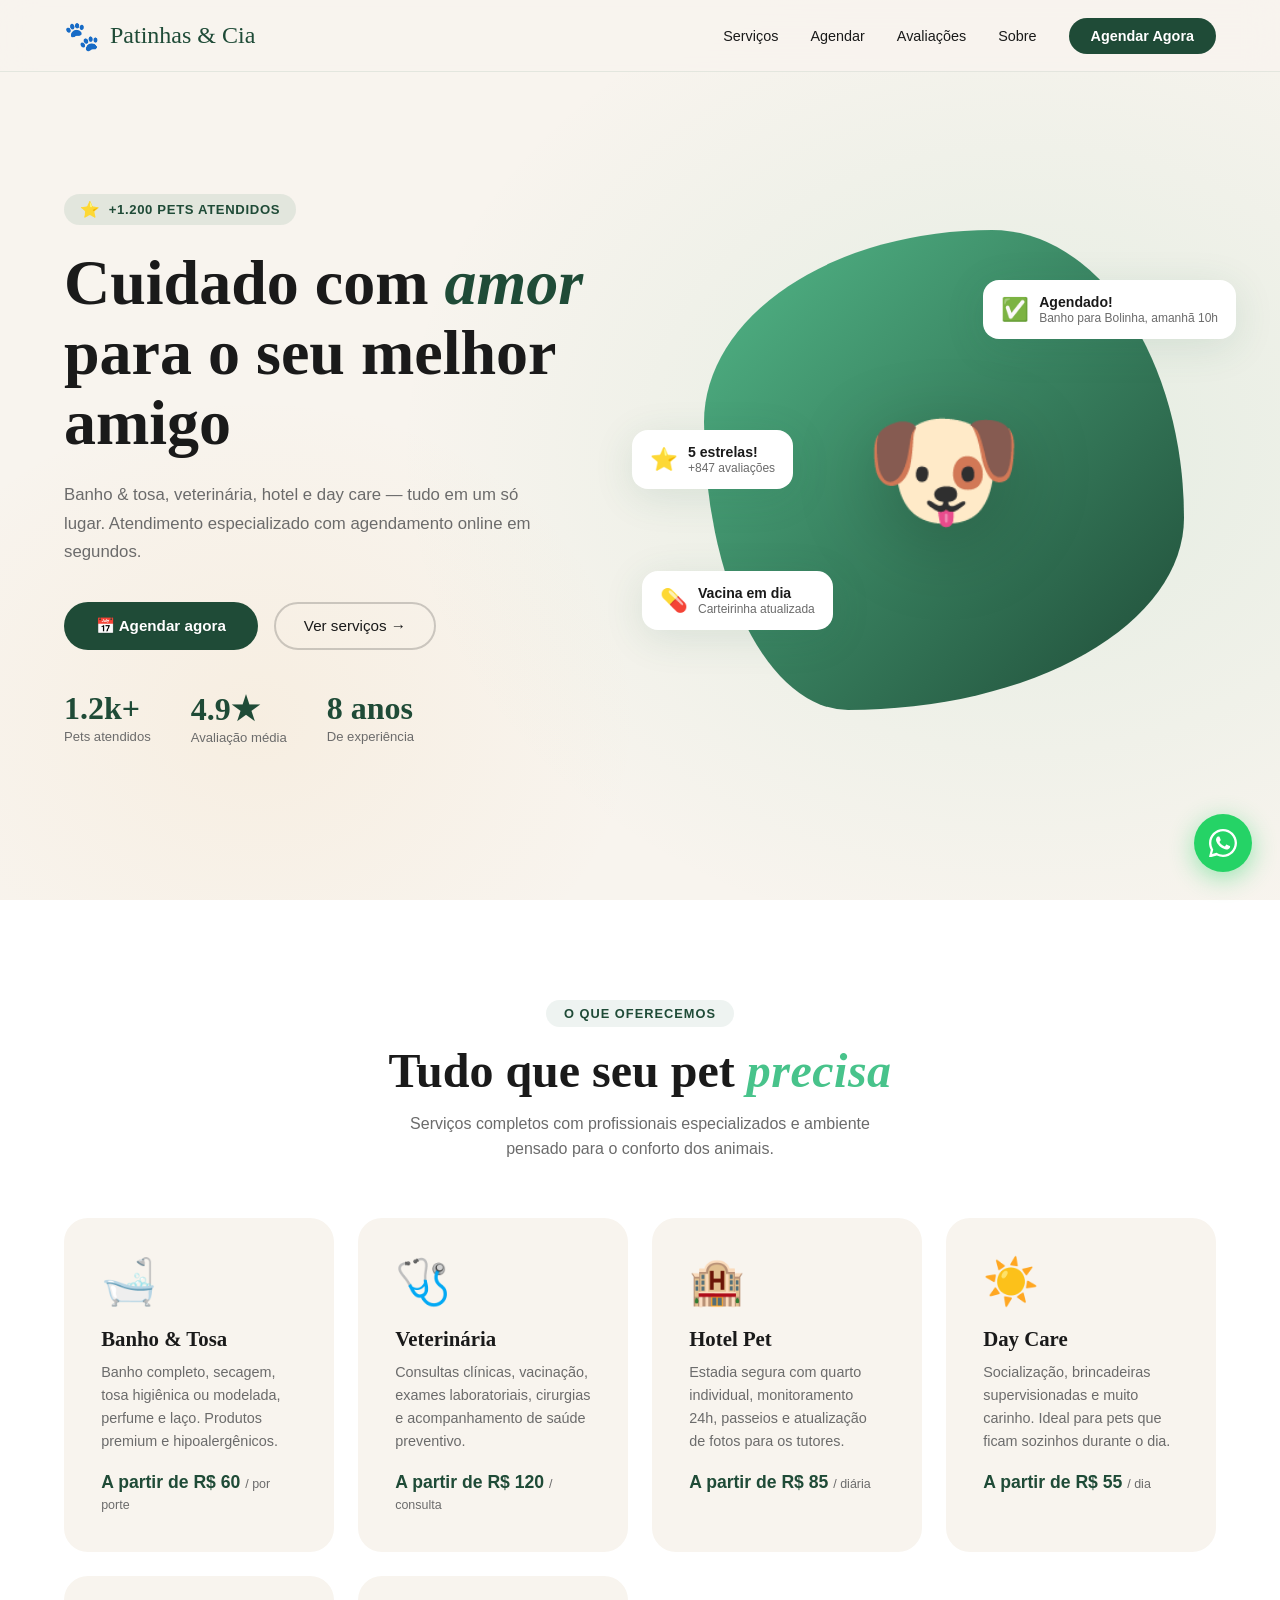
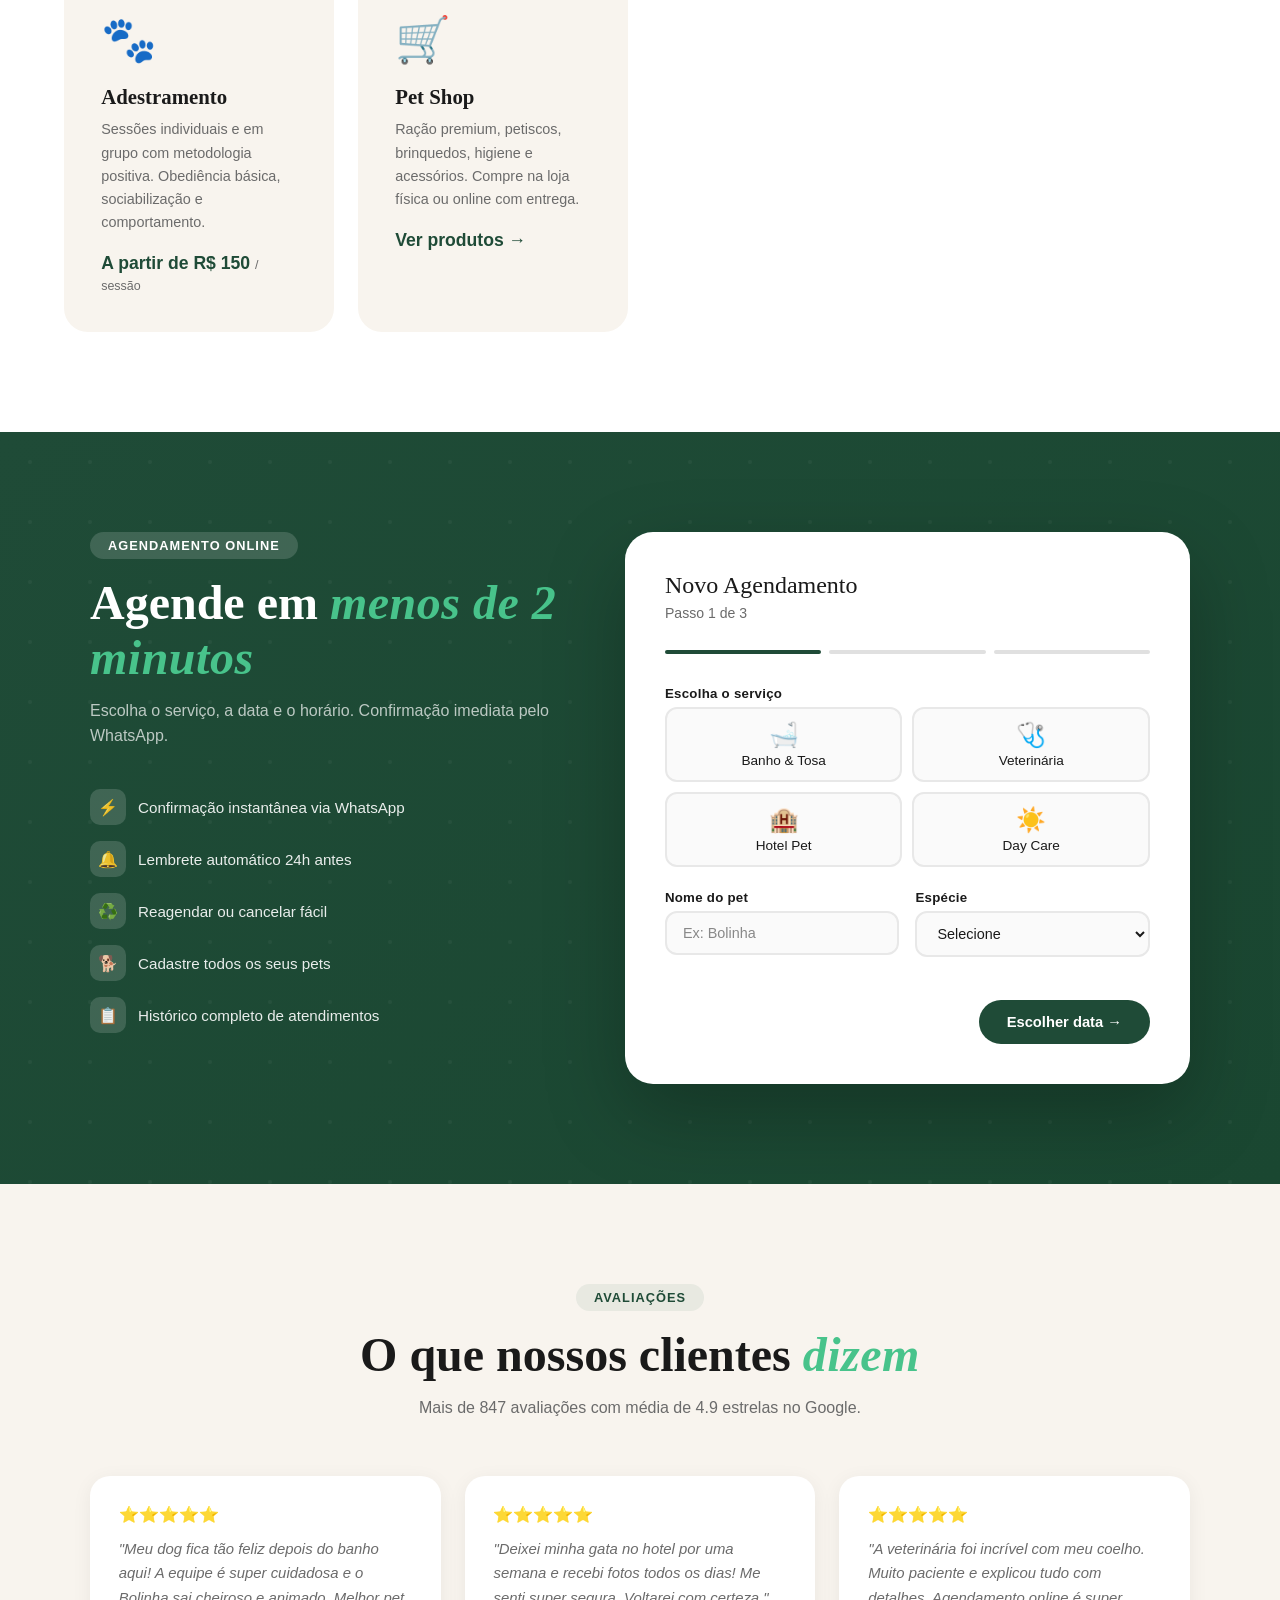
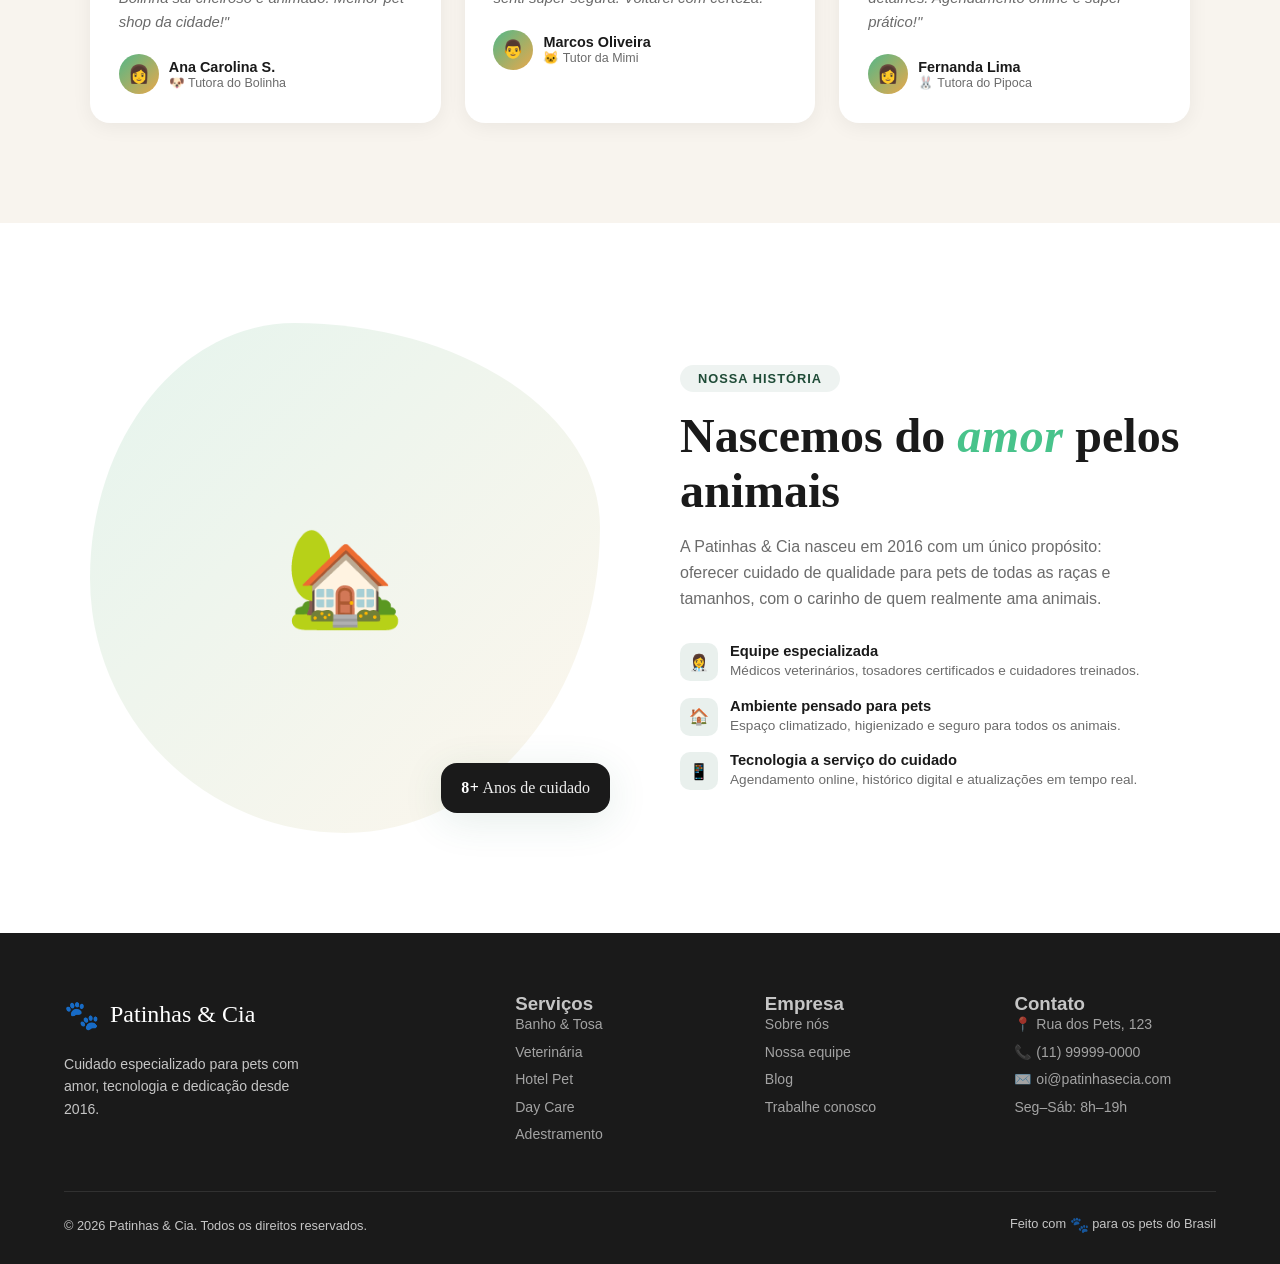
<file: index.html>
<!DOCTYPE html>
<html lang="pt-BR">
<head>
<meta charset="UTF-8">
<meta name="viewport" content="width=device-width, initial-scale=1.0">
<title>Patinhas & Cia — Pet Care Completo em São Paulo</title>
<meta name="description" content="Banho, tosa, veterinária, hotel, day care e pet shop em São Paulo. Agende online para seu pet com atendimento especializado.">
<meta name="robots" content="index, follow">
<meta property="og:title" content="Patinhas & Cia — Pet Care Completo">
<meta property="og:description" content="Banho, tosa, veterinária, hotel, day care e pet shop em São Paulo. Agende online para seu pet.">
<meta property="og:type" content="website">
<meta property="og:url" content="https://patinhasecia.com">
<meta property="og:locale" content="pt_BR">
<meta property="og:site_name" content="Patinhas & Cia">
<meta name="twitter:card" content="summary_large_image">
<link rel="preload" href="https://fonts.googleapis.com/css2?family=Fraunces:ital,wght@0,400;0,600;0,700;1,400&family=DM+Sans:wght@300;400;500;600&display=swap" as="style">
<link rel="stylesheet" href="style.css">  
<link rel="canonical" href="https://patinhasecia.com">
<script type="application/ld+json">
{
  "@context": "https://schema.org",
  "@type": "PetStore",
  "name": "Patinhas & Cia",
  "image": "https://patinhasecia.com/logo.png",
  "address": {
    "@type": "PostalAddress",
    "streetAddress": "Rua dos Pets, 123",
    "addressLocality": "São Paulo",
    "addressRegion": "SP",
    "postalCode": "01234-567",
    "addressCountry": "BR"
  },
  "telephone": "+5511999990000",
  "url": "https://patinhasecia.com"
}
</script>
</head>

<body>
<header>
<nav id="navbar" aria-label="Navegação principal">
  <a href="#" class="logo" aria-label="Página inicial Patinhas & Cia" title="Página inicial Patinhas & Cia">
    <span class="logo-paw" role="img" aria-label="Pata" title="Logo Patinhas & Cia">🐾</span>
    Patinhas & Cia
  </a>
  <ul class="nav-links">
    <li><a href="#servicos" title="Ir para Serviços" aria-current="page">Serviços</a></li>
    <li><a href="#agendamento" title="Ir para Agendar">Agendar</a></li>
    <li><a href="#depoimentos" title="Ir para Avaliações">Avaliações</a></li>
    <li><a href="#sobre" title="Ir para Sobre">Sobre</a></li>
    <li><a href="#agendamento" class="nav-cta" title="Agendar Agora">Agendar Agora</a></li>
  </ul>
  <button class="hamburger" onclick="toggleMenu()" aria-label="Abrir menu de navegação" title="Abrir menu de navegação">
    <span></span><span></span><span></span>
  </button>
</nav>
</header>
<main id="main-content">

<!-- HERO -->
<section class="hero" id="home">
  <div class="hero-content">
    <div class="hero-tag"><span role="img" aria-label="Estrela" title="Estrela">⭐</span> +1.200 pets atendidos</div>
    <h1>Cuidado com <em>amor</em> para o seu melhor amigo</h1>
    <p class="hero-desc">Banho & tosa, veterinária, hotel e day care — tudo em um só lugar. Atendimento especializado com agendamento online em segundos.</p>
    <div class="hero-btns">
      <a href="#agendamento" class="btn-primary">📅 Agendar agora</a>
      <a href="#servicos" class="btn-secondary">Ver serviços →</a>
    </div>
    <div class="hero-stats">
      <div class="stat-item">
        <span class="stat-num">1.2k+</span>
        <span class="stat-label">Pets atendidos</span>
      </div>
      <div class="stat-item">
        <span class="stat-num">4.9★</span>
        <span class="stat-label">Avaliação média</span>
      </div>
      <div class="stat-item">
        <span class="stat-num">8 anos</span>
        <span class="stat-label">De experiência</span>
      </div>
    </div>
  </div>

  <div class="hero-visual">
    <div class="hero-blob">
      <span class="hero-emoji-main" role="img" aria-label="Cachorro" title="Cachorro">🐶</span>
    </div>
    <div class="floating-card" style="top:50px;right:-20px">
      <span class="fc-icon" role="img" aria-label="Agendado" title="Agendado">✅</span>
      <div class="fc-text">
        <strong>Agendado!</strong>
        <span>Banho para Bolinha, amanhã 10h</span>
      </div>
    </div>
    <div class="floating-card" style="bottom:80px;left:-30px">
      <span class="fc-icon" role="img" aria-label="Vacina em dia" title="Vacina em dia">💊</span>
      <div class="fc-text">
        <strong>Vacina em dia</strong>
        <span>Carteirinha atualizada</span>
      </div>
    </div>
    <div class="floating-card" style="top:200px;left:-40px">
      <span class="fc-icon" role="img" aria-label="5 estrelas" title="5 estrelas">⭐</span>
      <div class="fc-text">
        <strong>5 estrelas!</strong>
        <span>+847 avaliações</span>
      </div>
    </div>
  </div>
</section>

<!-- SERVIÇOS -->
<section class="section-services" id="servicos">
  <div class="section-header">
    <span class="section-label">O que oferecemos</span>
    <h2 class="section-title">Tudo que seu pet <em>precisa</em></h2>
    <p class="section-sub">Serviços completos com profissionais especializados e ambiente pensado para o conforto dos animais.</p>
  </div>

  <div class="services-grid">
    <div class="service-card">
      <span class="service-icon" role="img" aria-label="Banho e Tosa" title="Banho e Tosa">🛁</span>
      <div class="service-name">Banho & Tosa</div>
      <p class="service-desc">Banho completo, secagem, tosa higiênica ou modelada, perfume e laço. Produtos premium e hipoalergênicos.</p>
      <div class="service-price">A partir de R$ 60 <span>/ por porte</span></div>
    </div>
    <div class="service-card">
      <span class="service-icon" role="img" aria-label="Veterinária" title="Veterinária">🩺</span>
      <div class="service-name">Veterinária</div>
      <p class="service-desc">Consultas clínicas, vacinação, exames laboratoriais, cirurgias e acompanhamento de saúde preventivo.</p>
      <div class="service-price">A partir de R$ 120 <span>/ consulta</span></div>
    </div>
    <div class="service-card">
      <span class="service-icon" role="img" aria-label="Hotel Pet" title="Hotel Pet">🏨</span>
      <div class="service-name">Hotel Pet</div>
      <p class="service-desc">Estadia segura com quarto individual, monitoramento 24h, passeios e atualização de fotos para os tutores.</p>
      <div class="service-price">A partir de R$ 85 <span>/ diária</span></div>
    </div>
    <div class="service-card">
      <span class="service-icon" role="img" aria-label="Day Care" title="Day Care">☀️</span>
      <div class="service-name">Day Care</div>
      <p class="service-desc">Socialização, brincadeiras supervisionadas e muito carinho. Ideal para pets que ficam sozinhos durante o dia.</p>
      <div class="service-price">A partir de R$ 55 <span>/ dia</span></div>
    </div>
    <div class="service-card">
      <span class="service-icon" role="img" aria-label="Adestramento" title="Adestramento">🐾</span>
      <div class="service-name">Adestramento</div>
      <p class="service-desc">Sessões individuais e em grupo com metodologia positiva. Obediência básica, sociabilização e comportamento.</p>
      <div class="service-price">A partir de R$ 150 <span>/ sessão</span></div>
    </div>
    <div class="service-card">
      <span class="service-icon" role="img" aria-label="Pet Shop" title="Pet Shop">🛒</span>
      <div class="service-name">Pet Shop</div>
      <p class="service-desc">Ração premium, petiscos, brinquedos, higiene e acessórios. Compre na loja física ou online com entrega.</p>
      <div class="service-price">Ver produtos →</div>
    </div>
  </div>
</section>

<!-- AGENDAMENTO -->
<section class="section-booking" id="agendamento">
  <div class="booking-wrapper">
    <div class="booking-info">
      <span class="section-label">Agendamento Online</span>
      <h2 class="section-title">Agende em <em>menos de 2 minutos</em></h2>
      <p class="section-sub">Escolha o serviço, a data e o horário. Confirmação imediata pelo WhatsApp.</p>

      <div class="booking-features">
        <div class="bf-item"><div class="bf-icon" role="img" aria-label="Confirmação instantânea" title="Confirmação instantânea">⚡</div> Confirmação instantânea via WhatsApp</div>
        <div class="bf-item"><div class="bf-icon" role="img" aria-label="Lembrete automático" title="Lembrete automático">🔔</div> Lembrete automático 24h antes</div>
        <div class="bf-item"><div class="bf-icon" role="img" aria-label="Reagendar ou cancelar" title="Reagendar ou cancelar">♻️</div> Reagendar ou cancelar fácil</div>
        <div class="bf-item"><div class="bf-icon" role="img" aria-label="Pets" title="Pets">🐕</div> Cadastre todos os seus pets</div>
        <div class="bf-item"><div class="bf-icon" role="img" aria-label="Histórico completo" title="Histórico completo">📋</div> Histórico completo de atendimentos</div>
      </div>
    </div>

    <div class="booking-form" id="bookingForm">
      <div class="form-title">Novo Agendamento</div>
      <div class="form-subtitle">Passo <span id="stepNum">1</span> de 3</div>

      <div class="form-step-indicator">
        <div class="step-dot active" id="dot1"></div>
        <div class="step-dot" id="dot2"></div>
        <div class="step-dot" id="dot3"></div>
      </div>

      <!-- STEP 1: Serviço -->
      <div class="step-section active" id="step1">
        <div class="form-group">
          <label>Escolha o serviço</label>
          <div class="service-selector">
            <div class="service-opt" onclick="selectService(this,'Banho & Tosa')">
              <span class="opt-icon" role="img" aria-label="Banho e Tosa" title="Banho e Tosa">🛁</span> Banho & Tosa
            </div>
            <div class="service-opt" onclick="selectService(this,'Veterinária')">
              <span class="opt-icon" role="img" aria-label="Veterinária" title="Veterinária">🩺</span> Veterinária
            </div>
            <div class="service-opt" onclick="selectService(this,'Hotel Pet')">
              <span class="opt-icon" role="img" aria-label="Hotel Pet" title="Hotel Pet">🏨</span> Hotel Pet
            </div>
            <div class="service-opt" onclick="selectService(this,'Day Care')">
              <span class="opt-icon" role="img" aria-label="Day Care" title="Day Care">☀️</span> Day Care
            </div>
          </div>
        </div>
        <div class="form-row">
          <div class="form-group">
            <label>Nome do pet</label>
            <input class="form-control" id="petName" name="petName" type="text" placeholder="Ex: Bolinha" required autocomplete="off">
          </div>
          <div class="form-group">
            <label for="petType">Espécie</label>
            <select class="form-control" id="petType" name="petType" required aria-label="Espécie do pet">
              <option value="">Selecione</option>
              <option>🐶 Cachorro</option>
              <option title="Cachorro">🐶 Cachorro</option>
              <option>🐱 Gato</option>
              <option title="Gato">🐱 Gato</option>
              <option>🐰 Coelho</option>
              <option title="Coelho">🐰 Coelho</option>
              <option>🦜 Ave</option>
            <option title="Ave">🦜 Ave</option>
            </select>
          </div>
        </div>
        <div class="form-nav">
          <span></span>
          <button class="btn-form-next" onclick="goStep(2)">Escolher data →</button>
        </div>
      </div>

      <!-- STEP 2: Data e hora -->
      <div class="step-section" id="step2">
        <div class="cal-month-nav">
          <button onclick="changeMonth(-1)">‹</button>
          <span class="cal-month-name" id="calMonthName">Abril 2026</span>
          <button onclick="changeMonth(1)">›</button>
        </div>
        <div class="calendar-grid" id="calendarGrid"></div>

        <div class="form-group">
          <label>Horário disponível</label>
          <div class="time-slots" id="timeSlots">
            <div class="time-slot" onclick="selectTime(this)">08:00</div>
            <div class="time-slot" onclick="selectTime(this)">09:00</div>
            <div class="time-slot unavailable">10:00</div>
            <div class="time-slot" onclick="selectTime(this)">11:00</div>
            <div class="time-slot unavailable">14:00</div>
            <div class="time-slot" onclick="selectTime(this)">15:00</div>
            <div class="time-slot" onclick="selectTime(this)">16:00</div>
            <div class="time-slot" onclick="selectTime(this)">17:00</div>
          </div>
        </div>

        <div class="form-nav">
          <button class="btn-form-back" onclick="goStep(1)">← Voltar</button>
          <button class="btn-form-next" onclick="goStep(3)">Seus dados →</button>
        </div>
      </div>

      <!-- STEP 3: Dados pessoais -->
      <div class="step-section" id="step3">
        <div class="form-row">
          <div class="form-group">
            <label>Seu nome</label>
            <input class="form-control" id="ownerName" name="ownerName" type="text" placeholder="Nome completo" required autocomplete="name">
          </div>
          <div class="form-group">
            <label>WhatsApp</label>
            <input class="form-control" id="ownerPhone" name="ownerPhone" type="tel" placeholder="(11) 99999-9999" required autocomplete="tel">
          </div>
        </div>
        <div class="form-group">
          <label>E-mail (opcional)</label>
          <input class="form-control" id="ownerEmail" name="ownerEmail" type="email" placeholder="seu@email.com" autocomplete="email">
        </div>
        <div class="form-group">
          <label>Observações</label>
          <input class="form-control" id="obs" name="obs" type="text" placeholder="Alergias, comportamento, etc.">
        </div>
        <div class="form-nav">
          <button class="btn-form-back" onclick="goStep(2)">← Voltar</button>
          <button class="btn-form-next" onclick="submitBooking()">✅ Confirmar agendamento</button>
        </div>
      </div>

      <!-- SUCCESS -->
      <div class="booking-success" id="bookingSuccess">
        <div class="success-icon">🎉</div>
        <div class="success-title">Agendado com sucesso!</div>
        <p class="success-desc">Você receberá a confirmação pelo WhatsApp em instantes.<br>Lembrete automático 24h antes. Até breve! 🐾</p>
        <br>
        <button class="btn-form-next" onclick="resetForm()" style="margin: 0 auto; display: flex;">Novo agendamento</button>
      </div>
    </div>
  </div>
</section>

<!-- DEPOIMENTOS -->
<section class="section-reviews" id="depoimentos">
  <div class="section-header">
    <span class="section-label">Avaliações</span>
    <h2 class="section-title">O que nossos clientes <em>dizem</em></h2>
    <p class="section-sub">Mais de 847 avaliações com média de 4.9 estrelas no Google.</p>
  </div>

  <div class="reviews-grid">
    <div class="review-card">
      <div class="review-stars">⭐⭐⭐⭐⭐</div>
      <p class="review-text">"Meu dog fica tão feliz depois do banho aqui! A equipe é super cuidadosa e o Bolinha sai cheiroso e animado. Melhor pet shop da cidade!"</p>
      <div class="review-author">
        <div class="review-avatar" role="img" aria-label="Avatar mulher" title="Avatar mulher">👩</div>
        <div><div class="review-name">Ana Carolina S.</div><div class="review-pet">🐶 Tutora do Bolinha</div></div>
      </div>
    </div>
    <div class="review-card">
      <div class="review-stars">⭐⭐⭐⭐⭐</div>
      <p class="review-text">"Deixei minha gata no hotel por uma semana e recebi fotos todos os dias! Me senti super segura. Voltarei com certeza."</p>
      <div class="review-author">
        <div class="review-avatar" role="img" aria-label="Avatar homem" title="Avatar homem">👨</div>
        <div><div class="review-name">Marcos Oliveira</div><div class="review-pet">🐱 Tutor da Mimi</div></div>
      </div>
    </div>
    <div class="review-card">
      <div class="review-stars">⭐⭐⭐⭐⭐</div>
      <p class="review-text">"A veterinária foi incrível com meu coelho. Muito paciente e explicou tudo com detalhes. Agendamento online é super prático!"</p>
      <div class="review-author">
        <div class="review-avatar">👩</div>
        <div><div class="review-name">Fernanda Lima</div><div class="review-pet">🐰 Tutora do Pipoca</div></div>
      </div>
    </div>
  </div>
</section>

<!-- SOBRE -->
<section class="section-about" id="sobre">
  <div class="about-grid">
    <div class="about-visual">
      <div class="about-blob">🏡</div>

      <div class="about-badge">
        <strong>8+</strong>
        <span>Anos de cuidado</span>
      </div>
    </div>
    <div class="about-content">
      <span class="section-label" style="margin-bottom:1rem;display:inline-block">Nossa história</span>
      <h2 class="section-title">Nascemos do <em>amor</em> pelos animais</h2>
      <p class="section-sub">A Patinhas & Cia nasceu em 2016 com um único propósito: oferecer cuidado de qualidade para pets de todas as raças e tamanhos, com o carinho de quem realmente ama animais.</p>
      <div class="about-points" style="margin-top:1.5rem">
        <div class="about-point">
          <div class="ap-icon">👩‍⚕️</div>
          <div class="ap-text"><strong>Equipe especializada</strong><p>Médicos veterinários, tosadores certificados e cuidadores treinados.</p></div>
        </div>
        <div class="about-point">
          <div class="ap-icon">🏠</div>
          <div class="ap-text"><strong>Ambiente pensado para pets</strong><p>Espaço climatizado, higienizado e seguro para todos os animais.</p></div>
        </div>
        <div class="about-point">
          <div class="ap-icon">📱</div>
          <div class="ap-text"><strong>Tecnologia a serviço do cuidado</strong><p>Agendamento online, histórico digital e atualizações em tempo real.</p></div>
        </div>
      </div>
    </div>
  </div>
</section>

<!-- FOOTER -->
<footer>
  <div class="footer-grid">
    <div class="footer-brand">
      <a href="#" class="logo" aria-label="Página inicial Patinhas & Cia" title="Página inicial Patinhas & Cia"><span role="img" aria-label="Pata" title="Logo Patinhas & Cia">🐾</span> Patinhas & Cia</a>
      <p>Cuidado especializado para pets com amor, tecnologia e dedicação desde 2016.</p>
    </div>
    <div class="footer-col">
      <h3>Serviços</h3>
      <ul>
        <li><a href="#">Banho & Tosa</a></li>
        <li><a href="#">Veterinária</a></li>
        <li><a href="#">Hotel Pet</a></li>
        <li><a href="#">Day Care</a></li>
        <li><a href="#">Adestramento</a></li>
      </ul>
    </div>
    <div class="footer-col">
      <h3>Empresa</h3>
      <ul>
        <li><a href="#">Sobre nós</a></li>
        <li><a href="#">Nossa equipe</a></li>
        <li><a href="#">Blog</a></li>
        <li><a href="#">Trabalhe conosco</a></li>
      </ul>
    </div>
    <div class="footer-col">
      <h3>Contato</h3>
      <ul>
        <li><a href="#">📍 Rua dos Pets, 123</a></li>
        <li><a href="#">📞 (11) 99999-0000</a></li>
        <li><a href="#">✉️ oi@patinhasecia.com</a></li>
        <li><a href="#">Seg–Sáb: 8h–19h</a></li>
      </ul>
    </div>
  </div>
  <div class="footer-bottom">
    <span>© 2026 Patinhas & Cia. Todos os direitos reservados.</span>
    <span>Feito com <span role="img" aria-label="Pata" title="Pata">🐾</span> para os pets do Brasil</span>
  </div>
</footer>

<!-- WhatsApp Float -->
<a href="https://wa.me/5511999990000" class="whatsapp-float" target="_blank" title="Fale pelo WhatsApp">
  <svg viewBox="0 0 24 24" xmlns="http://www.w3.org/2000/svg" aria-label="WhatsApp" title="WhatsApp">
    <path d="M17.472 14.382c-.297-.149-1.758-.867-2.03-.967-.273-.099-.471-.148-.67.15-.197.297-.767.966-.94 1.164-.173.199-.347.223-.644.075-.297-.15-1.255-.463-2.39-1.475-.883-.788-1.48-1.761-1.653-2.059-.173-.297-.018-.458.13-.606.134-.133.298-.347.446-.52.149-.174.198-.298.298-.497.099-.198.05-.371-.025-.52-.075-.149-.669-1.612-.916-2.207-.242-.579-.487-.5-.669-.51-.173-.008-.371-.01-.57-.01-.198 0-.52.074-.792.372-.272.297-1.04 1.016-1.04 2.479 0 1.462 1.065 2.875 1.213 3.074.149.198 2.096 3.2 5.077 4.487.709.306 1.262.489 1.694.625.712.227 1.36.195 1.871.118.571-.085 1.758-.719 2.006-1.413.248-.694.248-1.289.173-1.413-.074-.124-.272-.198-.57-.347z"/>
    <path d="M12 0C5.373 0 0 5.373 0 12c0 2.125.558 4.122 1.532 5.853L.057 23.714a.5.5 0 0 0 .614.637l6.057-1.595A11.945 11.945 0 0 0 12 24c6.627 0 12-5.373 12-12S18.627 0 12 0zm0 22c-1.885 0-3.647-.518-5.149-1.418l-.37-.219-3.836 1.009 1.026-3.735-.24-.384A9.96 9.96 0 0 1 2 12C2 6.477 6.477 2 12 2s10 4.477 10 10-4.477 10-10 10z"/>
  </svg>
</a>

<script src="script.js"></script>

</body>
</html>
</file>
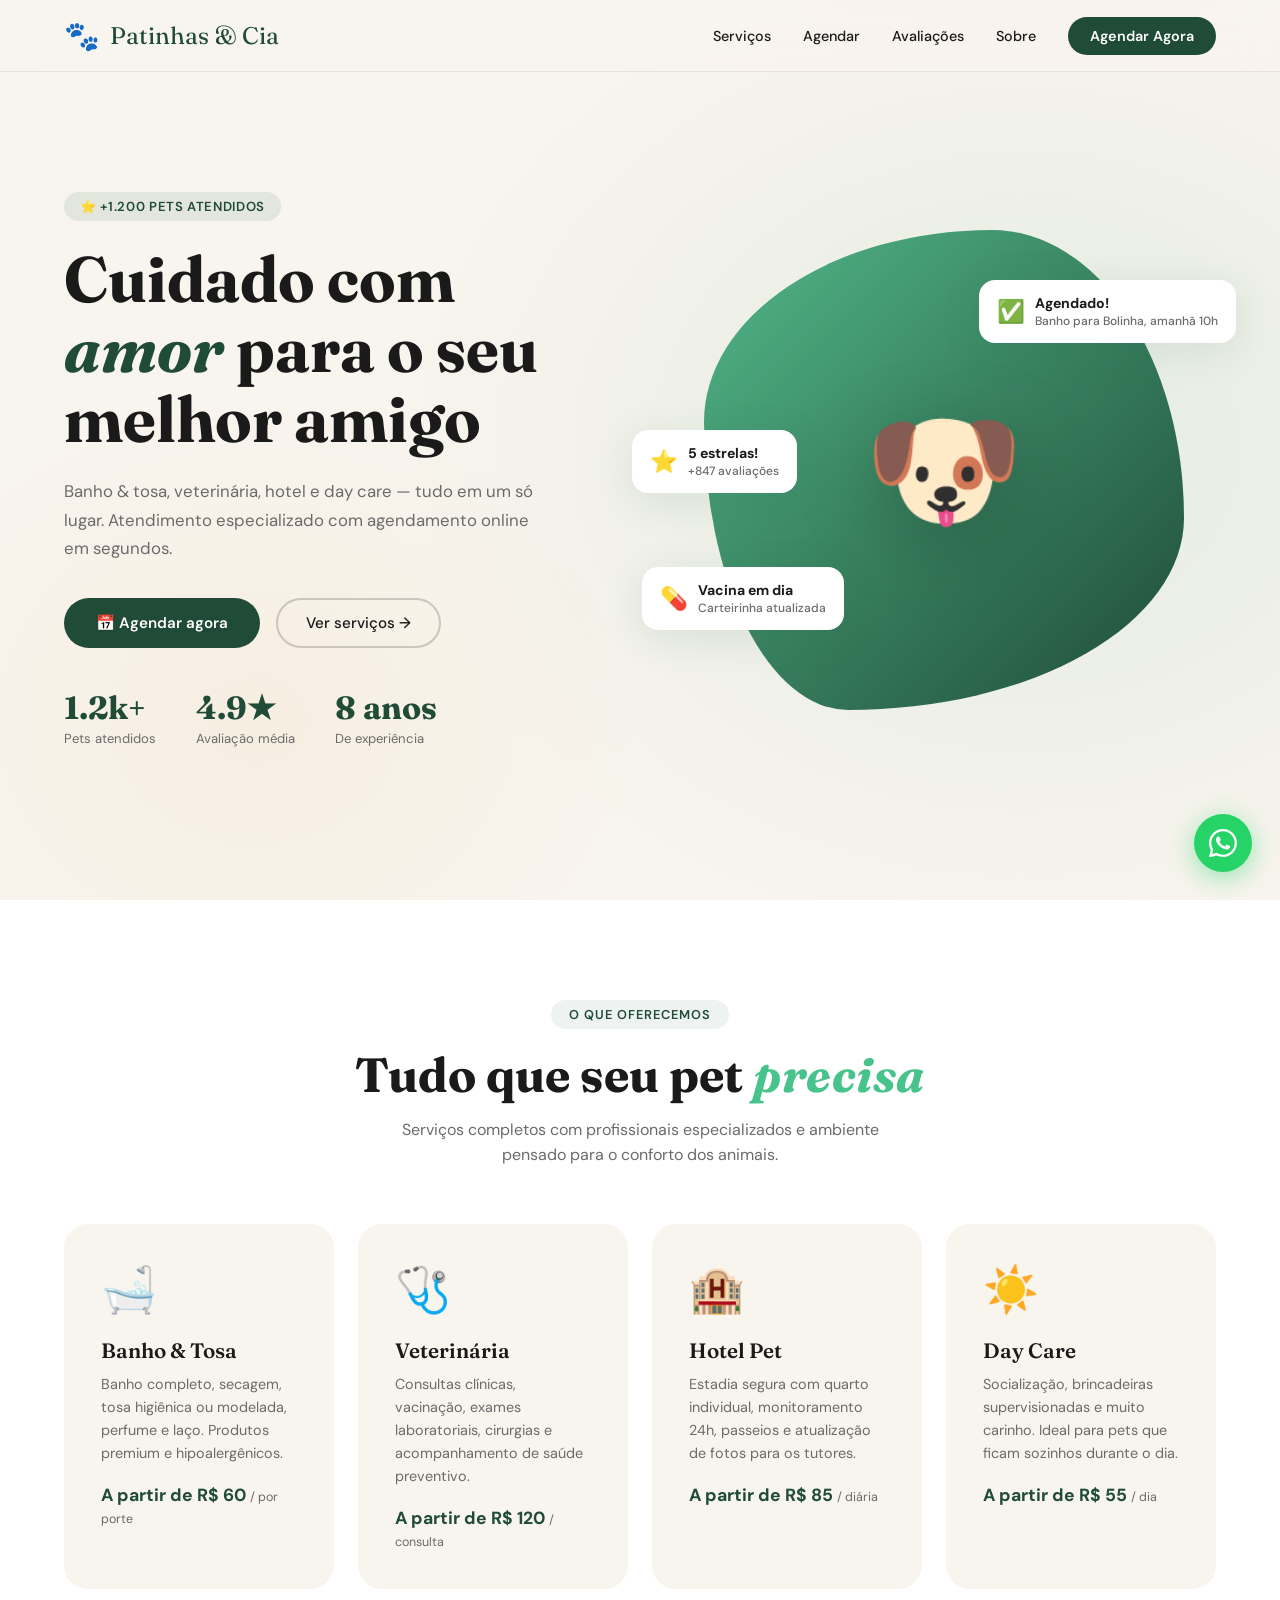
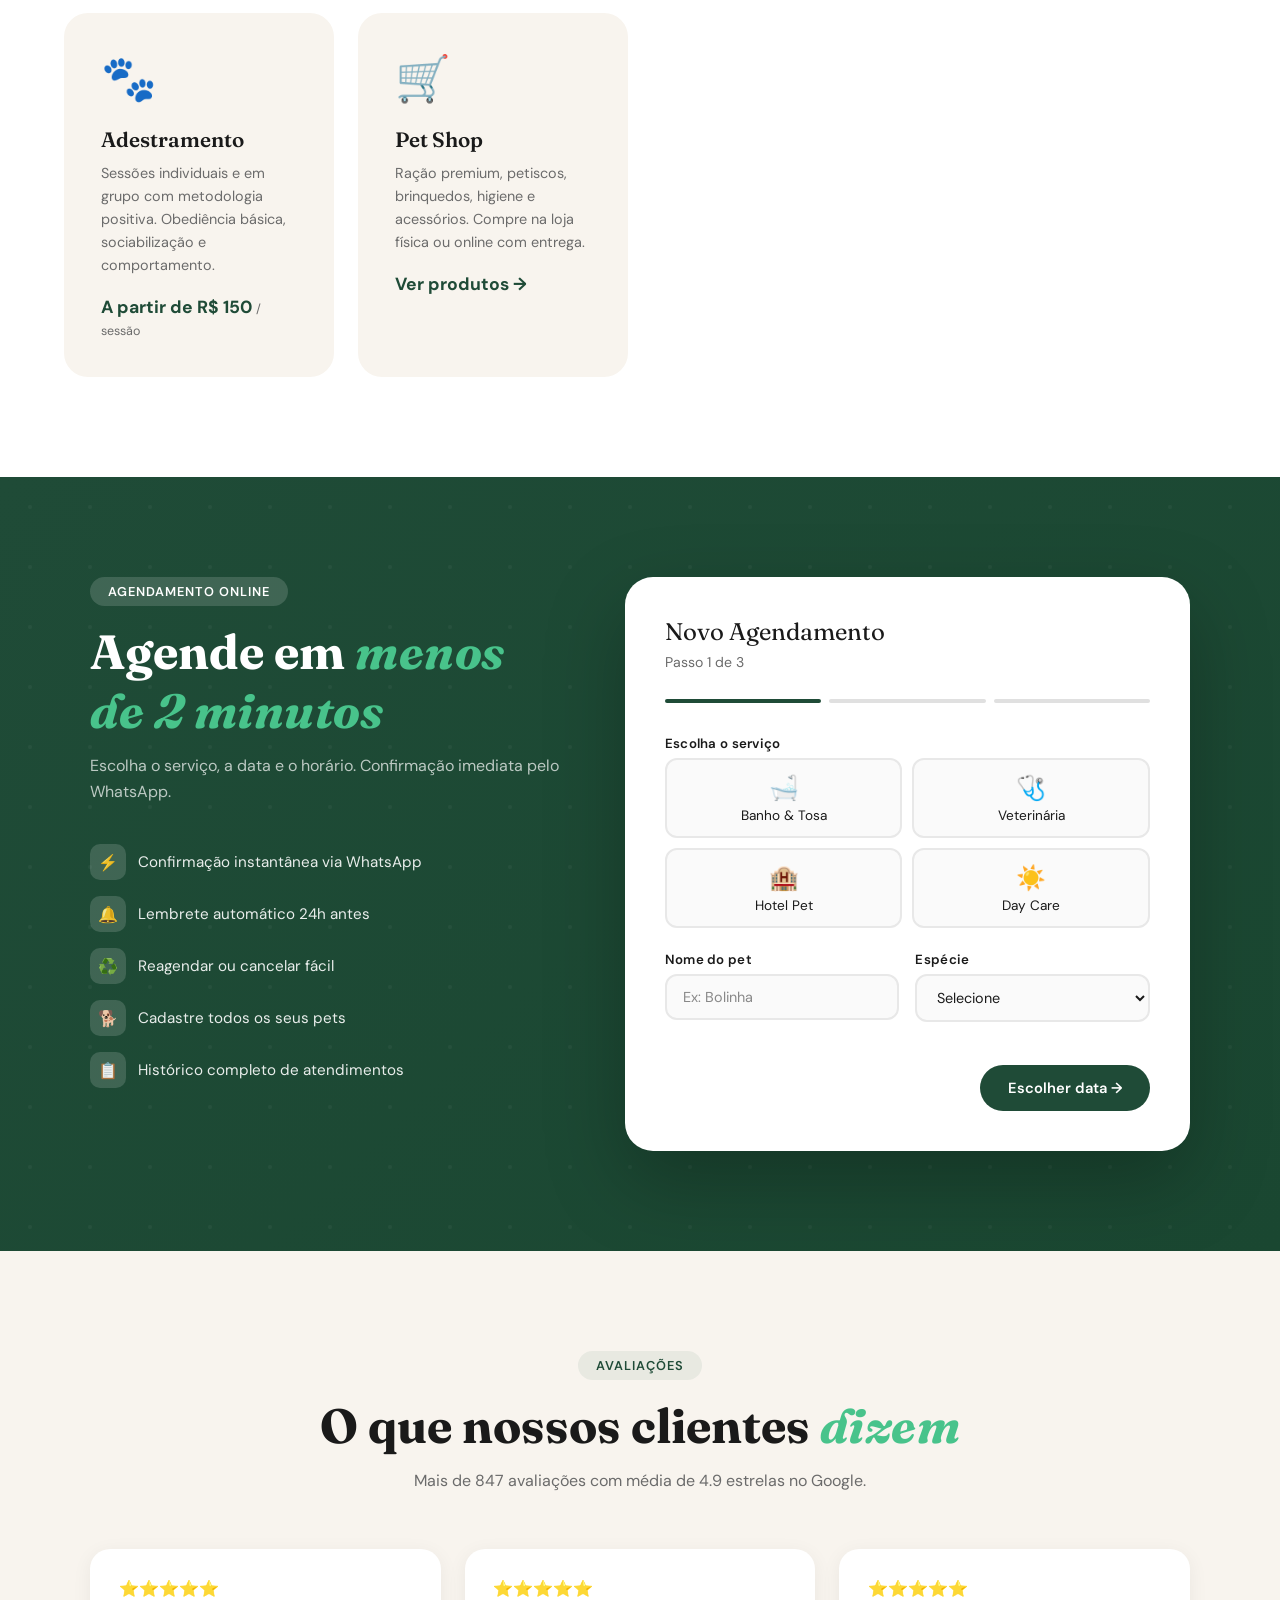
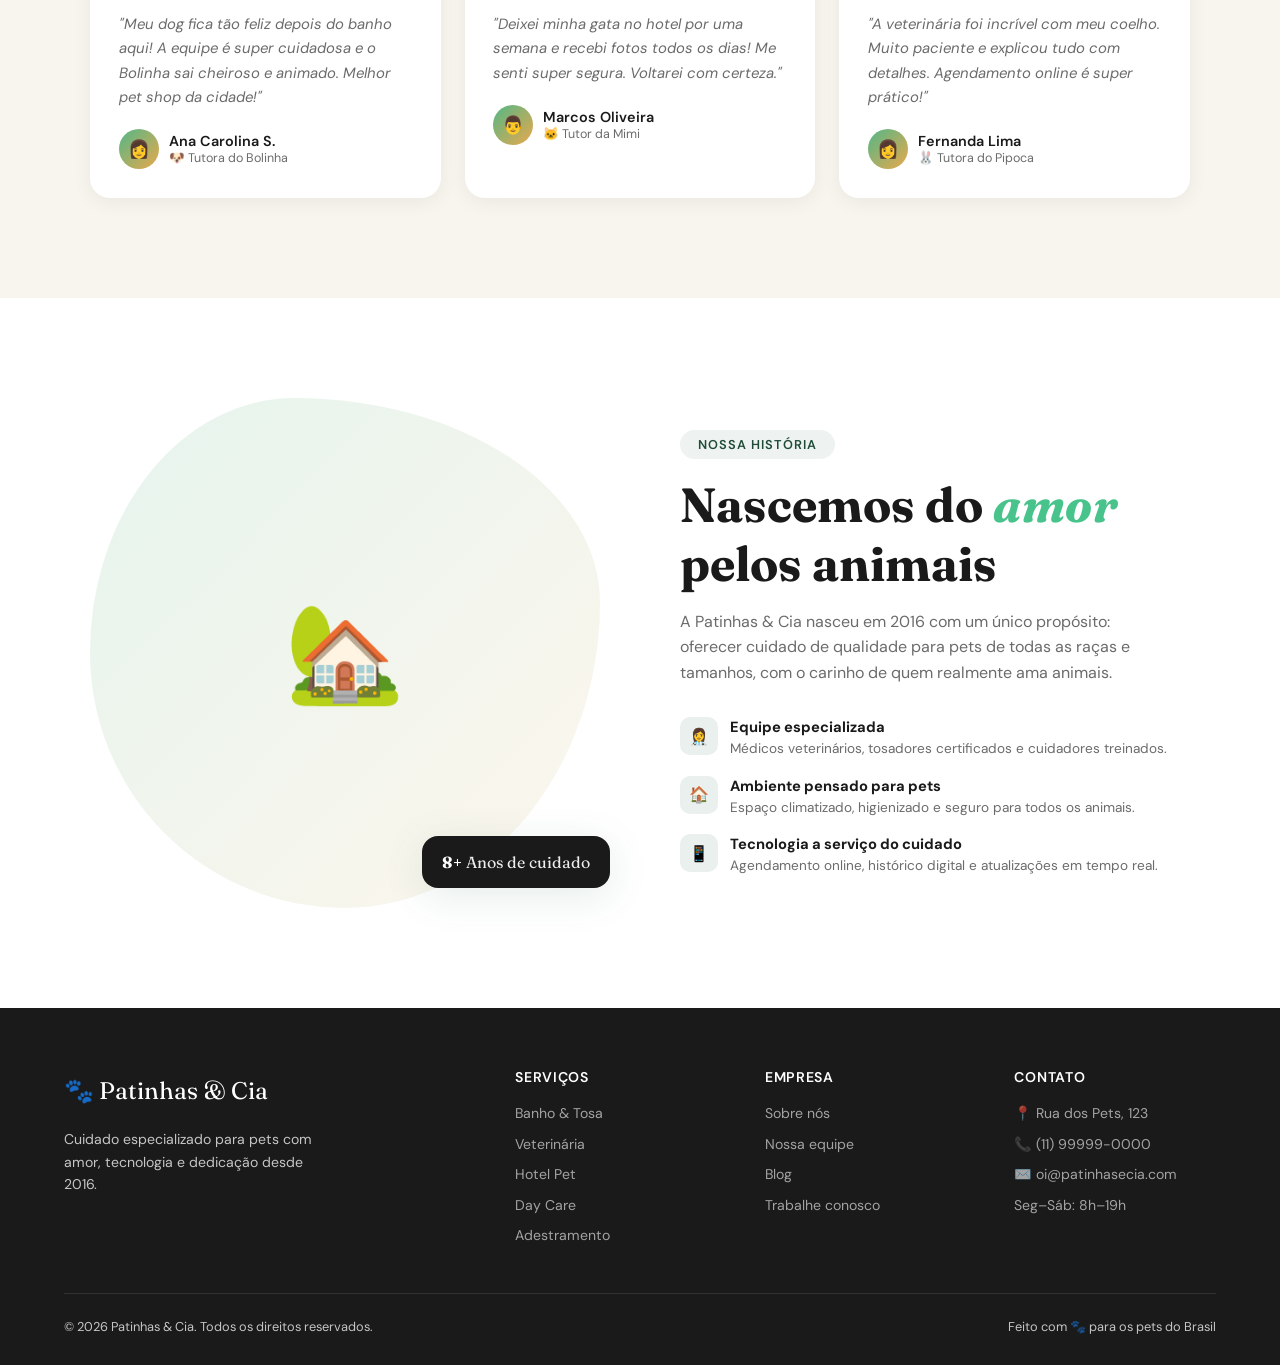
<file: patinhas_site.html>
<!DOCTYPE html>
<html lang="pt-BR">
<head>
<meta charset="UTF-8">
<meta name="viewport" content="width=device-width, initial-scale=1.0">
<title>Patinhas & Cia — Pet Care Completo</title>
<link href="https://fonts.googleapis.com/css2?family=Fraunces:ital,wght@0,400;0,600;0,700;1,400&family=DM+Sans:wght@300;400;500;600&display=swap" rel="stylesheet">
<link rel="stylesheet" href="style.css">  
</head>
<body>

<!-- NAV -->
<nav id="navbar">
  <a href="#" class="logo">
    <span class="logo-paw">🐾</span>
    Patinhas & Cia
  </a>
  <ul class="nav-links">
    <li><a href="#servicos">Serviços</a></li>
    <li><a href="#agendamento">Agendar</a></li>
    <li><a href="#depoimentos">Avaliações</a></li>
    <li><a href="#sobre">Sobre</a></li>
    <li><a href="#agendamento" class="nav-cta">Agendar Agora</a></li>
  </ul>
  <div class="hamburger" onclick="toggleMenu()">
    <span></span><span></span><span></span>
  </div>
</nav>

<!-- HERO -->
<section class="hero" id="home">
  <div class="hero-content">
    <div class="hero-tag">⭐ +1.200 pets atendidos</div>
    <h1>Cuidado com <em>amor</em> para o seu melhor amigo</h1>
    <p class="hero-desc">Banho & tosa, veterinária, hotel e day care — tudo em um só lugar. Atendimento especializado com agendamento online em segundos.</p>
    <div class="hero-btns">
      <a href="#agendamento" class="btn-primary">📅 Agendar agora</a>
      <a href="#servicos" class="btn-secondary">Ver serviços →</a>
    </div>
    <div class="hero-stats">
      <div class="stat-item">
        <span class="stat-num">1.2k+</span>
        <span class="stat-label">Pets atendidos</span>
      </div>
      <div class="stat-item">
        <span class="stat-num">4.9★</span>
        <span class="stat-label">Avaliação média</span>
      </div>
      <div class="stat-item">
        <span class="stat-num">8 anos</span>
        <span class="stat-label">De experiência</span>
      </div>
    </div>
  </div>

  <div class="hero-visual">
    <div class="hero-blob">
      <span class="hero-emoji-main">🐶</span>
    </div>
    <div class="floating-card" style="top:50px;right:-20px">
      <span class="fc-icon">✅</span>
      <div class="fc-text">
        <strong>Agendado!</strong>
        <span>Banho para Bolinha, amanhã 10h</span>
      </div>
    </div>
    <div class="floating-card" style="bottom:80px;left:-30px">
      <span class="fc-icon">💊</span>
      <div class="fc-text">
        <strong>Vacina em dia</strong>
        <span>Carteirinha atualizada</span>
      </div>
    </div>
    <div class="floating-card" style="top:200px;left:-40px">
      <span class="fc-icon">⭐</span>
      <div class="fc-text">
        <strong>5 estrelas!</strong>
        <span>+847 avaliações</span>
      </div>
    </div>
  </div>
</section>

<!-- SERVIÇOS -->
<section class="section-services" id="servicos">
  <div class="section-header">
    <span class="section-label">O que oferecemos</span>
    <h2 class="section-title">Tudo que seu pet <em>precisa</em></h2>
    <p class="section-sub">Serviços completos com profissionais especializados e ambiente pensado para o conforto dos animais.</p>
  </div>

  <div class="services-grid">
    <div class="service-card">
      <span class="service-icon">🛁</span>
      <div class="service-name">Banho & Tosa</div>
      <p class="service-desc">Banho completo, secagem, tosa higiênica ou modelada, perfume e laço. Produtos premium e hipoalergênicos.</p>
      <div class="service-price">A partir de R$ 60 <span>/ por porte</span></div>
    </div>
    <div class="service-card">
      <span class="service-icon">🩺</span>
      <div class="service-name">Veterinária</div>
      <p class="service-desc">Consultas clínicas, vacinação, exames laboratoriais, cirurgias e acompanhamento de saúde preventivo.</p>
      <div class="service-price">A partir de R$ 120 <span>/ consulta</span></div>
    </div>
    <div class="service-card">
      <span class="service-icon">🏨</span>
      <div class="service-name">Hotel Pet</div>
      <p class="service-desc">Estadia segura com quarto individual, monitoramento 24h, passeios e atualização de fotos para os tutores.</p>
      <div class="service-price">A partir de R$ 85 <span>/ diária</span></div>
    </div>
    <div class="service-card">
      <span class="service-icon">☀️</span>
      <div class="service-name">Day Care</div>
      <p class="service-desc">Socialização, brincadeiras supervisionadas e muito carinho. Ideal para pets que ficam sozinhos durante o dia.</p>
      <div class="service-price">A partir de R$ 55 <span>/ dia</span></div>
    </div>
    <div class="service-card">
      <span class="service-icon">🐾</span>
      <div class="service-name">Adestramento</div>
      <p class="service-desc">Sessões individuais e em grupo com metodologia positiva. Obediência básica, sociabilização e comportamento.</p>
      <div class="service-price">A partir de R$ 150 <span>/ sessão</span></div>
    </div>
    <div class="service-card">
      <span class="service-icon">🛒</span>
      <div class="service-name">Pet Shop</div>
      <p class="service-desc">Ração premium, petiscos, brinquedos, higiene e acessórios. Compre na loja física ou online com entrega.</p>
      <div class="service-price">Ver produtos →</div>
    </div>
  </div>
</section>

<!-- AGENDAMENTO -->
<section class="section-booking" id="agendamento">
  <div class="booking-wrapper">
    <div class="booking-info">
      <span class="section-label">Agendamento Online</span>
      <h2 class="section-title">Agende em <em>menos de 2 minutos</em></h2>
      <p class="section-sub">Escolha o serviço, a data e o horário. Confirmação imediata pelo WhatsApp.</p>

      <div class="booking-features">
        <div class="bf-item"><div class="bf-icon">⚡</div> Confirmação instantânea via WhatsApp</div>
        <div class="bf-item"><div class="bf-icon">🔔</div> Lembrete automático 24h antes</div>
        <div class="bf-item"><div class="bf-icon">♻️</div> Reagendar ou cancelar fácil</div>
        <div class="bf-item"><div class="bf-icon">🐕</div> Cadastre todos os seus pets</div>
        <div class="bf-item"><div class="bf-icon">📋</div> Histórico completo de atendimentos</div>
      </div>
    </div>

    <div class="booking-form" id="bookingForm">
      <div class="form-title">Novo Agendamento</div>
      <div class="form-subtitle">Passo <span id="stepNum">1</span> de 3</div>

      <div class="form-step-indicator">
        <div class="step-dot active" id="dot1"></div>
        <div class="step-dot" id="dot2"></div>
        <div class="step-dot" id="dot3"></div>
      </div>

      <!-- STEP 1: Serviço -->
      <div class="step-section active" id="step1">
        <div class="form-group">
          <label>Escolha o serviço</label>
          <div class="service-selector">
            <div class="service-opt" onclick="selectService(this,'Banho & Tosa')">
              <span class="opt-icon">🛁</span> Banho & Tosa
            </div>
            <div class="service-opt" onclick="selectService(this,'Veterinária')">
              <span class="opt-icon">🩺</span> Veterinária
            </div>
            <div class="service-opt" onclick="selectService(this,'Hotel Pet')">
              <span class="opt-icon">🏨</span> Hotel Pet
            </div>
            <div class="service-opt" onclick="selectService(this,'Day Care')">
              <span class="opt-icon">☀️</span> Day Care
            </div>
          </div>
        </div>
        <div class="form-row">
          <div class="form-group">
            <label>Nome do pet</label>
            <input class="form-control" id="petName" type="text" placeholder="Ex: Bolinha">
          </div>
          <div class="form-group">
            <label>Espécie</label>
            <select class="form-control" id="petType">
              <option value="">Selecione</option>
              <option>🐶 Cachorro</option>
              <option>🐱 Gato</option>
              <option>🐰 Coelho</option>
              <option>🦜 Ave</option>
            </select>
          </div>
        </div>
        <div class="form-nav">
          <span></span>
          <button class="btn-form-next" onclick="goStep(2)">Escolher data →</button>
        </div>
      </div>

      <!-- STEP 2: Data e hora -->
      <div class="step-section" id="step2">
        <div class="cal-month-nav">
          <button onclick="changeMonth(-1)">‹</button>
          <span class="cal-month-name" id="calMonthName">Abril 2026</span>
          <button onclick="changeMonth(1)">›</button>
        </div>
        <div class="calendar-grid" id="calendarGrid"></div>

        <div class="form-group">
          <label>Horário disponível</label>
          <div class="time-slots" id="timeSlots">
            <div class="time-slot" onclick="selectTime(this)">08:00</div>
            <div class="time-slot" onclick="selectTime(this)">09:00</div>
            <div class="time-slot unavailable">10:00</div>
            <div class="time-slot" onclick="selectTime(this)">11:00</div>
            <div class="time-slot unavailable">14:00</div>
            <div class="time-slot" onclick="selectTime(this)">15:00</div>
            <div class="time-slot" onclick="selectTime(this)">16:00</div>
            <div class="time-slot" onclick="selectTime(this)">17:00</div>
          </div>
        </div>

        <div class="form-nav">
          <button class="btn-form-back" onclick="goStep(1)">← Voltar</button>
          <button class="btn-form-next" onclick="goStep(3)">Seus dados →</button>
        </div>
      </div>

      <!-- STEP 3: Dados pessoais -->
      <div class="step-section" id="step3">
        <div class="form-row">
          <div class="form-group">
            <label>Seu nome</label>
            <input class="form-control" id="ownerName" type="text" placeholder="Nome completo">
          </div>
          <div class="form-group">
            <label>WhatsApp</label>
            <input class="form-control" id="ownerPhone" type="tel" placeholder="(11) 99999-9999">
          </div>
        </div>
        <div class="form-group">
          <label>E-mail (opcional)</label>
          <input class="form-control" id="ownerEmail" type="email" placeholder="seu@email.com">
        </div>
        <div class="form-group">
          <label>Observações</label>
          <input class="form-control" id="obs" type="text" placeholder="Alergias, comportamento, etc.">
        </div>
        <div class="form-nav">
          <button class="btn-form-back" onclick="goStep(2)">← Voltar</button>
          <button class="btn-form-next" onclick="submitBooking()">✅ Confirmar agendamento</button>
        </div>
      </div>

      <!-- SUCCESS -->
      <div class="booking-success" id="bookingSuccess">
        <div class="success-icon">🎉</div>
        <div class="success-title">Agendado com sucesso!</div>
        <p class="success-desc">Você receberá a confirmação pelo WhatsApp em instantes.<br>Lembrete automático 24h antes. Até breve! 🐾</p>
        <br>
        <button class="btn-form-next" onclick="resetForm()" style="margin: 0 auto; display: flex;">Novo agendamento</button>
      </div>
    </div>
  </div>
</section>

<!-- DEPOIMENTOS -->
<section class="section-reviews" id="depoimentos">
  <div class="section-header">
    <span class="section-label">Avaliações</span>
    <h2 class="section-title">O que nossos clientes <em>dizem</em></h2>
    <p class="section-sub">Mais de 847 avaliações com média de 4.9 estrelas no Google.</p>
  </div>

  <div class="reviews-grid">
    <div class="review-card">
      <div class="review-stars">⭐⭐⭐⭐⭐</div>
      <p class="review-text">"Meu dog fica tão feliz depois do banho aqui! A equipe é super cuidadosa e o Bolinha sai cheiroso e animado. Melhor pet shop da cidade!"</p>
      <div class="review-author">
        <div class="review-avatar">👩</div>
        <div><div class="review-name">Ana Carolina S.</div><div class="review-pet">🐶 Tutora do Bolinha</div></div>
      </div>
    </div>
    <div class="review-card">
      <div class="review-stars">⭐⭐⭐⭐⭐</div>
      <p class="review-text">"Deixei minha gata no hotel por uma semana e recebi fotos todos os dias! Me senti super segura. Voltarei com certeza."</p>
      <div class="review-author">
        <div class="review-avatar">👨</div>
        <div><div class="review-name">Marcos Oliveira</div><div class="review-pet">🐱 Tutor da Mimi</div></div>
      </div>
    </div>
    <div class="review-card">
      <div class="review-stars">⭐⭐⭐⭐⭐</div>
      <p class="review-text">"A veterinária foi incrível com meu coelho. Muito paciente e explicou tudo com detalhes. Agendamento online é super prático!"</p>
      <div class="review-author">
        <div class="review-avatar">👩</div>
        <div><div class="review-name">Fernanda Lima</div><div class="review-pet">🐰 Tutora do Pipoca</div></div>
      </div>
    </div>
  </div>
</section>

<!-- SOBRE -->
<section class="section-about" id="sobre">
  <div class="about-grid">
    <div class="about-visual">
      <div class="about-blob">🏡</div>
      <div class="about-badge">
        <strong>8+</strong>
        <span>Anos de cuidado</span>
      </div>
    </div>
    <div class="about-content">
      <span class="section-label" style="margin-bottom:1rem;display:inline-block">Nossa história</span>
      <h2 class="section-title">Nascemos do <em>amor</em> pelos animais</h2>
      <p class="section-sub">A Patinhas & Cia nasceu em 2016 com um único propósito: oferecer cuidado de qualidade para pets de todas as raças e tamanhos, com o carinho de quem realmente ama animais.</p>
      <div class="about-points" style="margin-top:1.5rem">
        <div class="about-point">
          <div class="ap-icon">👩‍⚕️</div>
          <div class="ap-text"><strong>Equipe especializada</strong><p>Médicos veterinários, tosadores certificados e cuidadores treinados.</p></div>
        </div>
        <div class="about-point">
          <div class="ap-icon">🏠</div>
          <div class="ap-text"><strong>Ambiente pensado para pets</strong><p>Espaço climatizado, higienizado e seguro para todos os animais.</p></div>
        </div>
        <div class="about-point">
          <div class="ap-icon">📱</div>
          <div class="ap-text"><strong>Tecnologia a serviço do cuidado</strong><p>Agendamento online, histórico digital e atualizações em tempo real.</p></div>
        </div>
      </div>
    </div>
  </div>
</section>

<!-- FOOTER -->
<footer>
  <div class="footer-grid">
    <div class="footer-brand">
      <a href="#" class="logo">🐾 Patinhas & Cia</a>
      <p>Cuidado especializado para pets com amor, tecnologia e dedicação desde 2016.</p>
    </div>
    <div class="footer-col">
      <h4>Serviços</h4>
      <ul>
        <li><a href="#">Banho & Tosa</a></li>
        <li><a href="#">Veterinária</a></li>
        <li><a href="#">Hotel Pet</a></li>
        <li><a href="#">Day Care</a></li>
        <li><a href="#">Adestramento</a></li>
      </ul>
    </div>
    <div class="footer-col">
      <h4>Empresa</h4>
      <ul>
        <li><a href="#">Sobre nós</a></li>
        <li><a href="#">Nossa equipe</a></li>
        <li><a href="#">Blog</a></li>
        <li><a href="#">Trabalhe conosco</a></li>
      </ul>
    </div>
    <div class="footer-col">
      <h4>Contato</h4>
      <ul>
        <li><a href="#">📍 Rua dos Pets, 123</a></li>
        <li><a href="#">📞 (11) 99999-0000</a></li>
        <li><a href="#">✉️ oi@patinhasecia.com</a></li>
        <li><a href="#">Seg–Sáb: 8h–19h</a></li>
      </ul>
    </div>
  </div>
  <div class="footer-bottom">
    <span>© 2026 Patinhas & Cia. Todos os direitos reservados.</span>
    <span>Feito com 🐾 para os pets do Brasil</span>
  </div>
</footer>

<!-- WhatsApp Float -->
<a href="https://wa.me/5511999990000" class="whatsapp-float" target="_blank" title="Fale pelo WhatsApp">
  <svg viewBox="0 0 24 24" xmlns="http://www.w3.org/2000/svg">
    <path d="M17.472 14.382c-.297-.149-1.758-.867-2.03-.967-.273-.099-.471-.148-.67.15-.197.297-.767.966-.94 1.164-.173.199-.347.223-.644.075-.297-.15-1.255-.463-2.39-1.475-.883-.788-1.48-1.761-1.653-2.059-.173-.297-.018-.458.13-.606.134-.133.298-.347.446-.52.149-.174.198-.298.298-.497.099-.198.05-.371-.025-.52-.075-.149-.669-1.612-.916-2.207-.242-.579-.487-.5-.669-.51-.173-.008-.371-.01-.57-.01-.198 0-.52.074-.792.372-.272.297-1.04 1.016-1.04 2.479 0 1.462 1.065 2.875 1.213 3.074.149.198 2.096 3.2 5.077 4.487.709.306 1.262.489 1.694.625.712.227 1.36.195 1.871.118.571-.085 1.758-.719 2.006-1.413.248-.694.248-1.289.173-1.413-.074-.124-.272-.198-.57-.347z"/>
    <path d="M12 0C5.373 0 0 5.373 0 12c0 2.125.558 4.122 1.532 5.853L.057 23.714a.5.5 0 0 0 .614.637l6.057-1.595A11.945 11.945 0 0 0 12 24c6.627 0 12-5.373 12-12S18.627 0 12 0zm0 22c-1.885 0-3.647-.518-5.149-1.418l-.37-.219-3.836 1.009 1.026-3.735-.24-.384A9.96 9.96 0 0 1 2 12C2 6.477 6.477 2 12 2s10 4.477 10 10-4.477 10-10 10z"/>
  </svg>
</a>

<script src="script.js"></script>

</body>
</html>
</file>
<file: style.css>
:root {
    --verde: #1f4b37;
    --verde-claro: #52B788;
    --creme: #F8F4EE;
    --terracota: #C45C3A;
    --mel: #E9A84B;
    --escuro: #1A1A1A;
    --cinza: #6B6B6B;
    --branco: #FFFFFF;
    --card-bg: #FFFFFF;
    --sombra: 0 8px 40px rgba(45,106,79,0.12);
  }

  * { margin: 0; padding: 0; box-sizing: border-box; }

  /* Acessibilidade: tamanho de fonte mínimo */
  html { font-size: 100%; }
  body, input, select, textarea, button {
    font-size: 1rem;
  }

  /* Acessibilidade: espaçamento mínimo para clique */
  a, button, .service-opt, .time-slot, .nav-cta, .btn-primary, .btn-secondary {
    min-height: 44px;
    min-width: 44px;
    box-sizing: border-box;
  }

  /* Acessibilidade: cursor para elementos clicáveis */
  [tabindex], .service-opt, .time-slot, .btn-primary, .btn-secondary, .nav-cta, .btn-form-next, .btn-form-back {
    cursor: pointer;
  }

  /* Acessibilidade: modo alto contraste */
  @media (forced-colors: active) {
    body, .section-services, .section-about, .section-reviews, .booking-form, .service-card, .review-card {
      background: Canvas !important;
      color: CanvasText !important;
      border-color: GrayText !important;
    }
    .btn-primary, .btn-secondary, .nav-cta, .btn-form-next, .btn-form-back {
      background: ButtonFace !important;
      color: ButtonText !important;
      border: 2px solid ButtonText !important;
    }
    .form-control {
      background: Field !important;
      color: FieldText !important;
      border: 2px solid GrayText !important;
    }
    .service-opt.selected, .time-slot.selected, .cal-day.selected {
      background: Highlight !important;
      color: HighlightText !important;
    }
    a, a:visited {
      color: LinkText !important;
    }
    a:focus-visible, button:focus-visible, input:focus-visible, select:focus-visible, textarea:focus-visible {
      outline: 2px solid Highlight !important;
    }
  }

  /* Acessibilidade: remover outline:none de modo geral */
  a, button, input, select, textarea {
    outline: revert-layer;
  }

  /* Acessibilidade: foco visível */
  a, button, input, select, textarea {
    outline: none;
    transition: box-shadow 0.2s, border-color 0.2s;
  }
  a:focus-visible, button:focus-visible, input:focus-visible, select:focus-visible, textarea:focus-visible {
    outline: 2px solid var(--terracota);
    outline-offset: 2px;
    box-shadow: 0 0 0 3px rgba(196,92,58,0.18);
    z-index: 2;
  }

  /* Contraste para botões e links */
  .btn-primary:focus-visible, .btn-secondary:focus-visible, .btn-form-next:focus-visible, .btn-form-back:focus-visible, .nav-cta:focus-visible {
    outline: 2px solid var(--mel);
    outline-offset: 2px;
    box-shadow: 0 0 0 3px rgba(233,168,75,0.18);
  }

  /* Aumentar contraste de texto em botões principais */
  .btn-primary, .nav-cta {
    color: #fff !important;
    text-shadow: 0 1px 2px rgba(0,0,0,0.08);
  }

  /* Melhorar contraste de .section-label em fundos claros */
  .section-label {
    background: rgba(45,106,79,0.13);
    color: var(--verde);
  }

  /* Ícones acessíveis: garantir tamanho e contraste */
  [role="img"] {
    font-size: 1.2em;
    vertical-align: middle;
    color: inherit;
  }

  /* Navegação por teclado para .service-opt */
  .service-opt {
    cursor: pointer;
  }
  .service-opt:focus-visible {
    outline: 2px solid var(--terracota);
    outline-offset: 2px;
    box-shadow: 0 0 0 3px rgba(196,92,58,0.18);
    z-index: 2;
  }

  /* Melhorar contraste de .form-control em foco */
  .form-control:focus {
    border-color: var(--terracota);
    background: #fff;
  }

  /* Placeholder mais visível */
  ::placeholder {
    color: #888;
    opacity: 1;
  }

  /* Links no footer: foco visível */
  .footer-col ul li a:focus-visible {
    outline: 2px solid var(--mel);
    outline-offset: 2px;
    box-shadow: 0 0 0 3px rgba(233,168,75,0.18);
  }

  /* WhatsApp float: foco visível */
  .whatsapp-float:focus-visible {
    outline: 2px solid #25D366;
    outline-offset: 2px;
    box-shadow: 0 0 0 3px rgba(37,211,102,0.18);
  }
  
  html { scroll-behavior: smooth; }

  body {
    font-family: 'DM Sans', sans-serif;
    background: var(--creme);
    color: var(--escuro);
    overflow-x: hidden;
  }

  /* ===== NAVBAR ===== */
  nav {
    position: fixed; top: 0; width: 100%; z-index: 1000;
    background: rgba(248,244,238,0.92);
    backdrop-filter: blur(16px);
    border-bottom: 1px solid rgba(45,106,79,0.1);
    padding: 0 5%;
    display: flex; align-items: center; justify-content: space-between;
    height: 72px;
    transition: all 0.3s;
  }

  .logo {
    display: flex; align-items: center; gap: 10px;
    font-family: 'Fraunces', serif;
    font-size: 1.5rem;
    color: var(--verde);
    text-decoration: none;
  }
  .logo-paw { font-size: 1.8rem; }

  .nav-links { display: flex; gap: 2rem; list-style: none; }
  .nav-links a {
    text-decoration: none; color: var(--escuro);
    font-size: 0.9rem; font-weight: 500;
    transition: color 0.2s;
  }
  .nav-links a:hover { color: var(--verde); }

  .nav-cta {
    background: var(--verde);
    color: white !important;
    padding: 10px 22px;
    border-radius: 50px;
    font-weight: 600 !important;
    transition: background 0.2s, transform 0.2s !important;
  }
  .nav-cta:hover { background: var(--terracota) !important; transform: scale(1.04); }

  .hamburger { display:none; flex-direction: column; gap: 6px;cursor: pointer; background: none; border: none; justify-content: center; }
  .hamburger span { width: 24px; height: 2px; background: var(--escuro); border-radius: 2px; transition: all 0.3s; }

  /* ===== HERO ===== */
  .hero {
    min-height: 100vh;
    display: grid;
    grid-template-columns: 1fr 1fr;
    align-items: center;
    padding: 100px 5% 60px;
    gap: 4rem;
    position: relative;
    overflow: hidden;
  }

  .hero::before {
    content: '';
    position: absolute; inset: 0;
    background: radial-gradient(ellipse 70% 80% at 80% 50%, rgba(82,183,136,0.12) 0%, transparent 70%),
                radial-gradient(ellipse 50% 60% at 20% 80%, rgba(233,168,75,0.08) 0%, transparent 60%);
    pointer-events: none;
  }

  .hero-tag {
    display: inline-flex; align-items: center; gap: 8px;
    background: rgba(45,106,79,0.1);
    color: var(--verde);
    padding: 6px 16px; border-radius: 50px;
    font-size: 0.82rem; font-weight: 600;
    letter-spacing: 0.05em; text-transform: uppercase;
    margin-bottom: 1.4rem;
    animation: fadeUp 0.6s ease both;
  }

  .hero h1 {
    font-family: 'Fraunces', serif;
    font-size: clamp(2.8rem, 5vw, 4.2rem);
    line-height: 1.1;
    color: var(--escuro);
    margin-bottom: 1.4rem;
    animation: fadeUp 0.7s ease 0.1s both;
  }

  .hero h1 em {
    font-style: italic;
    color: var(--verde);
  }

  .hero-desc {
    font-size: 1.05rem; color: var(--cinza);
    line-height: 1.7; max-width: 480px;
    margin-bottom: 2.2rem;
    animation: fadeUp 0.7s ease 0.2s both;
  }

  .hero-btns {
    display: flex; gap: 1rem; flex-wrap: wrap;
    animation: fadeUp 0.7s ease 0.3s both;
  }

  .btn-primary {
    background: var(--verde);
    color: white; border: none;
    padding: 15px 32px; border-radius: 50px;
    font-family: 'DM Sans', sans-serif;
    font-size: 0.95rem; font-weight: 600;
    cursor: pointer; transition: all 0.25s;
    text-decoration: none; display: inline-flex; align-items: center; gap: 8px;
  }
  .btn-primary:hover { background: var(--terracota); transform: translateY(-2px); box-shadow: 0 12px 30px rgba(196,92,58,0.35); }

  .btn-secondary {
    background: transparent;
    color: var(--escuro); border: 2px solid rgba(26,26,26,0.2);
    padding: 13px 28px; border-radius: 50px;
    font-family: 'DM Sans', sans-serif;
    font-size: 0.95rem; font-weight: 500;
    cursor: pointer; transition: all 0.25s;
    text-decoration: none; display: inline-flex; align-items: center; gap: 8px;
  }
  .btn-secondary:hover { border-color: var(--verde); color: var(--verde); }

  .hero-stats {
    display: flex; gap: 2.5rem; margin-top: 2.5rem;
    animation: fadeUp 0.7s ease 0.4s both;
  }
  .stat-item { }
  .stat-num {
    font-family: 'Fraunces', serif;
    font-size: 2rem; font-weight: 700; color: var(--verde);
    display: block;
  }
  .stat-label { font-size: 0.82rem; color: var(--cinza); }

  .hero-visual {
    position: relative;
    display: flex; align-items: center; justify-content: center;
    animation: fadeUp 0.8s ease 0.2s both;
  }

  .hero-blob {
    width: 480px; height: 480px;
    background: linear-gradient(135deg, var(--verde-claro) 0%, var(--verde) 100%);
    border-radius: 60% 40% 70% 30% / 40% 60% 40% 60%;
    animation: morphBlob 8s ease-in-out infinite;
    display: flex; align-items: center; justify-content: center;
    overflow: hidden;
    position: relative;
  }

  @keyframes morphBlob {
    0%,100% { border-radius: 60% 40% 70% 30% / 40% 60% 40% 60%; }
    33% { border-radius: 40% 60% 30% 70% / 60% 40% 60% 40%; }
    66% { border-radius: 70% 30% 50% 50% / 30% 70% 30% 70%; }
  }

  .hero-emoji-main {
    font-size: 8rem;
    filter: drop-shadow(0 20px 40px rgba(0,0,0,0.2));
    animation: float 4s ease-in-out infinite;
  }

  .floating-card {
    position: absolute;
    background: white;
    border-radius: 16px;
    padding: 14px 18px;
    box-shadow: var(--sombra);
    display: flex; align-items: center; gap: 10px;
    font-size: 0.85rem; font-weight: 500;
    animation: float 3s ease-in-out infinite;
  }
  .floating-card:nth-child(2) { top: 60px; right: -20px; animation-delay: -1s; }
  .floating-card:nth-child(3) { bottom: 80px; left: -30px; animation-delay: -2s; }
  .floating-card:nth-child(4) { top: 200px; left: -40px; animation-delay: -0.5s; }
  .fc-icon { font-size: 1.4rem; }
  .fc-text strong { display: block; font-size: 0.88rem; }
  .fc-text span { font-size: 0.75rem; color: var(--cinza); }

  @keyframes float {
    0%,100% { transform: translateY(0); }
    50% { transform: translateY(-12px); }
  }

  /* ===== SERVIÇOS ===== */
  .section-services {
    padding: 100px 5%;
    background: white;
  }

  .section-label {
    text-align: center;
    display: inline-block;
    background: rgba(45,106,79,0.08);
    color: var(--verde);
    padding: 6px 18px; border-radius: 50px;
    font-size: 0.8rem; font-weight: 600; letter-spacing: 0.08em;
    text-transform: uppercase;
    margin-bottom: 1rem;
  }

  .section-header { text-align: center; margin-bottom: 3.5rem; }

  .section-title {
    font-family: 'Fraunces', serif;
    font-size: clamp(2rem, 4vw, 3rem);
    color: var(--escuro);
    margin-bottom: 0.8rem;
  }
  .section-title em { font-style: italic; color: #48c38b; font-weight: bold; letter-spacing: 0.5px; }

  .section-sub { color: var(--cinza); font-size: 1rem; max-width: 480px; margin: 0 auto; line-height: 1.6; }

  .services-grid {
    display: grid;
    grid-template-columns: repeat(auto-fit, minmax(260px, 1fr));
    gap: 1.5rem;
    max-width: 1200px; margin: 0 auto;
  }

  .service-card {
    background: var(--creme);
    border-radius: 24px;
    padding: 2.2rem;
    transition: all 0.3s;
    cursor: pointer;
    border: 2px solid transparent;
    position: relative; overflow: hidden;
  }
  .service-card::before {
    content: '';
    position: absolute; bottom: 0; left: 0; right: 0; height: 4px;
    background: linear-gradient(90deg, var(--verde), var(--verde-claro));
    transform: scaleX(0); transform-origin: left;
    transition: transform 0.3s;
  }
  .service-card:hover { border-color: var(--verde-claro); background: white; transform: translateY(-4px); box-shadow: var(--sombra); }
  .service-card:hover::before { transform: scaleX(1); }

  .service-icon {
    font-size: 2.8rem; margin-bottom: 1.2rem; display: block;
  }
  .service-name {
    font-family: 'Fraunces', serif;
    font-size: 1.3rem; font-weight: 600;
    color: var(--escuro); margin-bottom: 0.6rem;
  }
  .service-desc { color: var(--cinza); font-size: 0.9rem; line-height: 1.6; margin-bottom: 1.2rem; }
  .service-price {
    font-weight: 700; color: var(--verde);
    font-size: 1.1rem;
  }
  .service-price span { font-size: 0.78rem; color: var(--cinza); font-weight: 400; }

  /* ===== AGENDAMENTO ===== */
  .section-booking {
    padding: 100px 5%;
    background: linear-gradient(135deg, var(--verde) 0%, #1A4731 100%);
    position: relative; overflow: hidden;
  }

  .section-booking::before {
    content: '';
    position: absolute; inset: 0;
    background: url("data:image/svg+xml,%3Csvg width='60' height='60' viewBox='0 0 60 60' xmlns='http://www.w3.org/2000/svg'%3E%3Cg fill='none' fill-rule='evenodd'%3E%3Cg fill='%23ffffff' fill-opacity='0.04'%3E%3Ccircle cx='30' cy='30' r='2'/%3E%3C/g%3E%3C/g%3E%3C/svg%3E");
  }

  .booking-wrapper {
    max-width: 1100px; margin: 0 auto;
    display: grid; grid-template-columns: 1fr 1.2fr; gap: 4rem;
    align-items: start; position: relative; z-index: 1;
  }

  .booking-info .section-label {
    background: rgba(255,255,255,0.15); color: white;
  }
  .booking-info .section-title { color: white; }
  .booking-info .section-sub { color: rgba(255,255,255,0.7); text-align: left; max-width: 100%; margin: 0; }

  .booking-features {
    margin-top: 2.5rem;
    display: flex; flex-direction: column; gap: 1rem;
  }
  .bf-item {
    display: flex; align-items: center; gap: 12px;
    color: rgba(255,255,255,0.9); font-size: 0.95rem;
  }
  .bf-icon {
    width: 36px; height: 36px;
    background: rgba(255,255,255,0.15);
    border-radius: 10px;
    display: flex; align-items: center; justify-content: center;
    font-size: 1rem; flex-shrink: 0;
  }

  .booking-form {
    background: white;
    border-radius: 28px;
    padding: 2.5rem;
    box-shadow: 0 30px 80px rgba(0,0,0,0.25);
  }

  .form-title {
    font-family: 'Fraunces', serif;
    font-size: 1.5rem; color: var(--escuro);
    margin-bottom: 0.4rem;
  }
  .form-subtitle { color: var(--cinza); font-size: 0.88rem; margin-bottom: 1.8rem; }

  .form-step-indicator {
    display: flex; gap: 8px; margin-bottom: 2rem;
  }
  .step-dot {
    height: 4px; border-radius: 4px;
    background: #E0E0E0; flex: 1;
    transition: background 0.3s;
  }
  .step-dot.active { background: var(--verde); }
  .step-dot.done { background: var(--verde-claro); }

  .form-group { margin-bottom: 1.2rem; }
  .form-group label {
    display: block; font-size: 0.83rem; font-weight: 600;
    color: var(--escuro); margin-bottom: 6px;
    letter-spacing: 0.02em;
  }

  .form-row { display: grid; grid-template-columns: 1fr 1fr; gap: 1rem; }

  .form-control {
    width: 100%;
    padding: 12px 16px;
    border: 2px solid #E8E8E8;
    border-radius: 12px;
    font-family: 'DM Sans', sans-serif;
    font-size: 0.9rem; color: var(--escuro);
    background: #FAFAFA;
    transition: border-color 0.2s, background 0.2s;
    outline: none;
  }
  .form-control:focus { border-color: var(--verde); background: white; }

  .service-selector {
    display: grid; grid-template-columns: 1fr 1fr; gap: 10px;
    margin-bottom: 1.4rem;
  }
  .service-opt {
    padding: 12px;
    border: 2px solid #E8E8E8;
    border-radius: 12px;
    text-align: center; cursor: pointer;
    transition: all 0.2s; font-size: 0.85rem;
    background: #FAFAFA;
  }
  .service-opt .opt-icon { font-size: 1.5rem; display: block; margin-bottom: 4px; }
  .service-opt:hover { border-color: var(--verde-claro); background: rgba(82,183,136,0.05); }
  .service-opt.selected { border-color: var(--verde); background: rgba(45,106,79,0.06); color: var(--verde); font-weight: 600; }

  .calendar-grid {
    display: grid; grid-template-columns: repeat(7, 1fr); gap: 6px;
    margin-bottom: 1.2rem;
  }
  .cal-header {
    text-align: center; font-size: 0.72rem; font-weight: 600;
    color: var(--cinza); padding: 4px 0;
    text-transform: uppercase; letter-spacing: 0.05em;
  }
  .cal-day {
    text-align: center;
    padding: 8px 4px;
    border-radius: 10px;
    font-size: 0.85rem; cursor: pointer;
    transition: all 0.2s;
  }
  .cal-day:hover:not(.disabled):not(.empty) { background: rgba(45,106,79,0.1); color: var(--verde); }
  .cal-day.selected { background: var(--verde); color: white; font-weight: 600; }
  .cal-day.today { border: 2px solid var(--verde-claro); color: var(--verde); font-weight: 600; }
  .cal-day.disabled { color: #CCC; cursor: default; }
  .cal-day.empty { cursor: default; }

  .time-slots { display: flex; flex-wrap: wrap; gap: 8px; margin-bottom: 1.4rem; }
  .time-slot {
    padding: 8px 14px;
    border: 2px solid #E8E8E8;
    border-radius: 50px;
    font-size: 0.82rem; cursor: pointer;
    transition: all 0.2s; background: #FAFAFA;
  }
  .time-slot:hover { border-color: var(--verde-claro); color: var(--verde); }
  .time-slot.selected { background: var(--verde); border-color: var(--verde); color: white; font-weight: 600; }
  .time-slot.unavailable { opacity: 0.35; cursor: default; text-decoration: line-through; }

  .form-nav { display: flex; justify-content: space-between; align-items: center; margin-top: 1.5rem; }

  .btn-form-back {
    background: none; border: none;
    color: var(--cinza); cursor: pointer;
    font-family: 'DM Sans', sans-serif;
    font-size: 0.9rem; padding: 0;
    display: flex; align-items: center; gap: 6px;
  }
  .btn-form-back:hover { color: var(--escuro); }

  .btn-form-next {
    background: var(--verde); color: white; border: none;
    padding: 13px 28px; border-radius: 50px;
    font-family: 'DM Sans', sans-serif;
    font-size: 0.92rem; font-weight: 600;
    cursor: pointer; transition: all 0.25s;
    display: flex; align-items: center; gap: 8px;
  }
  .btn-form-next:hover { background: var(--terracota); transform: translateY(-1px); }

  .step-section { display: none; }
  .step-section.active { display: block; }

  .cal-month-nav {
    display: flex; justify-content: space-between; align-items: center;
    margin-bottom: 1rem;
  }
  .cal-month-nav button {
    background: none; border: none; cursor: pointer;
    color: var(--cinza); font-size: 1.2rem; padding: 4px 8px;
    border-radius: 8px; transition: all 0.2s;
  }
  .cal-month-nav button:hover { background: rgba(45,106,79,0.1); color: var(--verde); }
  .cal-month-name {
    font-family: 'Fraunces', serif;
    font-size: 1rem; font-weight: 600; color: var(--escuro);
  }

  /* ===== DEPOIMENTOS ===== */
  .section-reviews {
    padding: 100px 5%;
    background: var(--creme);
  }

  .reviews-grid {
    display: grid;
    grid-template-columns: repeat(auto-fit, minmax(300px, 1fr));
    gap: 1.5rem;
    max-width: 1100px; margin: 0 auto;
  }

  .review-card {
    background: white;
    border-radius: 20px;
    padding: 1.8rem;
    box-shadow: 0 4px 20px rgba(0,0,0,0.06);
    transition: transform 0.3s;
  }
  .review-card:hover { transform: translateY(-4px); }

  .review-stars { font-size: 1rem; margin-bottom: 0.8rem; }
  .review-text {
    font-size: 0.93rem; line-height: 1.65;
    color: var(--cinza); margin-bottom: 1.2rem;
    font-style: italic;
  }
  .review-author { display: flex; align-items: center; gap: 10px; }
  .review-avatar {
    width: 40px; height: 40px; border-radius: 50%;
    background: linear-gradient(135deg, var(--verde-claro), var(--mel));
    display: flex; align-items: center; justify-content: center;
    font-size: 1.1rem;
  }
  .review-name { font-weight: 600; font-size: 0.9rem; }
  .review-pet { font-size: 0.78rem; color: var(--cinza); }

  /* ===== SOBRE ===== */
  .section-about {
    padding: 100px 5%;
    background: white;
  }
  .about-grid {
    max-width: 1100px; margin: 0 auto;
    display: grid; grid-template-columns: 1fr 1fr; gap: 5rem; align-items: center;
  }

  .about-visual { position: relative; }
  .about-blob {
    width: 100%; aspect-ratio: 1;
    background: linear-gradient(135deg, rgba(82,183,136,0.15) 0%, rgba(233,168,75,0.1) 100%);
    border-radius: 40% 60% 50% 50% / 50% 40% 60% 50%;
    display: flex; align-items: center; justify-content: center;
    font-size: 6rem;
    animation: morphBlob 10s ease-in-out infinite;
  }

  .about-badge {
    position: absolute; bottom: 20px; right: -10px;
    background: #1A1A1A;
    color: #FFF;
    border-radius: 16px;
    padding: 16px 20px; text-align: center;
    font-family: 'Fraunces', serif;
    box-shadow: var(--sombra);
  }
  .about-badge strong {
    color: #FFF;
    font-weight: 700;
    letter-spacing: 0.5px;
  }
  .about-badge span {
    color: #FFF;
    opacity: 0.92;
  }
  .about-content .section-title { text-align: left; margin-bottom: 1rem; }
  .about-content .section-sub { text-align: left; margin: 0 0 2rem; }

  .about-points { display: flex; flex-direction: column; gap: 1rem; }
  .about-point {
    display: flex; gap: 12px; align-items: flex-start;
  }
  .ap-icon {
    width: 38px; height: 38px; flex-shrink: 0;
    background: rgba(45,106,79,0.1); border-radius: 10px;
    display: flex; align-items: center; justify-content: center;
    font-size: 1rem;
  }
  .ap-text strong { display: block; font-size: 0.92rem; margin-bottom: 2px; }
  .ap-text p { font-size: 0.85rem; color: var(--cinza); line-height: 1.5; }

  /* ===== WHATSAPP FLOAT ===== */
  .whatsapp-float {
    position: fixed; bottom: 28px; right: 28px; z-index: 900;
    width: 58px; height: 58px;
    background: #25D366;
    border-radius: 50%;
    display: flex; align-items: center; justify-content: center;
    box-shadow: 0 6px 24px rgba(37,211,102,0.45);
    cursor: pointer; text-decoration: none;
    transition: all 0.3s;
    animation: pulse-green 2.5s ease-in-out infinite;
  }
  .whatsapp-float:hover { transform: scale(1.1); }
  .whatsapp-float svg { width: 28px; height: 28px; fill: white; }

  @keyframes pulse-green {
    0%,100% { box-shadow: 0 6px 24px rgba(37,211,102,0.45); }
    50% { box-shadow: 0 6px 40px rgba(37,211,102,0.7); }
  }

  /* ===== FOOTER ===== */
  footer {
    background: var(--escuro);
    color: rgba(255,255,255,0.75);
    padding: 60px 5% 30px;
  }
  .footer-grid {
    display: grid; grid-template-columns: 2fr 1fr 1fr 1fr;
    gap: 3rem; margin-bottom: 3rem;
  }
  .footer-brand .logo { color: white; margin-bottom: 1rem; display: inline-flex; }
  .footer-brand p { font-size: 0.88rem; line-height: 1.6; max-width: 260px; }
  .footer-col h4 {
    color: white; font-size: 0.88rem;
    font-weight: 600; letter-spacing: 0.05em;
    text-transform: uppercase; margin-bottom: 1rem;
  }
  .footer-col ul { list-style: none; display: flex; flex-direction: column; gap: 0.6rem; }
  .footer-col ul li a {
    color: rgba(255,255,255,0.6); text-decoration: none;
    font-size: 0.88rem; transition: color 0.2s;
  }
  .footer-col ul li a:hover { color: var(--verde-claro); }
  .footer-bottom {
    border-top: 1px solid rgba(255,255,255,0.1);
    padding-top: 1.5rem;
    display: flex; justify-content: space-between; align-items: center;
    font-size: 0.8rem;
  }

  /* ===== SUCCESS STATE ===== */
  .booking-success {
    text-align: center; padding: 2rem 0;
    display: none;
  }
  .success-icon { font-size: 4rem; margin-bottom: 1rem; }
  .success-title {
    font-family: 'Fraunces', serif;
    font-size: 1.6rem; color: var(--verde); margin-bottom: 0.6rem;
  }
  .success-desc { color: var(--cinza); font-size: 0.9rem; line-height: 1.6; }

  /* ===== ANIMATIONS ===== */
  @keyframes fadeUp {
    from { opacity: 0; transform: translateY(24px); }
    to { opacity: 1; transform: translateY(0); }
  }

  /* ===== RESPONSIVE ===== */
  @media (max-width: 900px) {
    .hero { grid-template-columns: 1fr; text-align: center; padding-top: 120px; }
    .hero-desc { margin: 0 auto 2rem; }
    .hero-btns { justify-content: center; }
    .hero-stats { justify-content: center; }
    .hero-visual { order: -1; }
    .hero-blob { width: 320px; height: 320px; }
    .floating-card:nth-child(4) { display: none; }

    .booking-wrapper { grid-template-columns: 1fr; gap: 2rem; }
    .booking-info .section-title, .booking-info .section-sub { text-align: center; }
    .booking-info .section-label { margin: 0 auto 1rem; }

    .about-grid { grid-template-columns: 1fr; }
    .about-visual { max-width: 300px; margin: 0 auto; }

    .footer-grid { grid-template-columns: 1fr 1fr; gap: 2rem; }
    .footer-brand { grid-column: 1/-1; }

    .nav-links { display: none; }
    .hamburger { display: flex; }

    .form-row { grid-template-columns: 1fr; }
    .service-selector { grid-template-columns: repeat(2, 1fr); }
  }

  @media (max-width: 560px) {
    .hero-blob { width: 260px; height: 260px; }
    .hero-emoji-main { font-size: 5rem; }
    .floating-card:nth-child(3) { display: none; }
    .footer-grid { grid-template-columns: 1fr; }
    .about-badge { position: relative; }
  }
</file>
